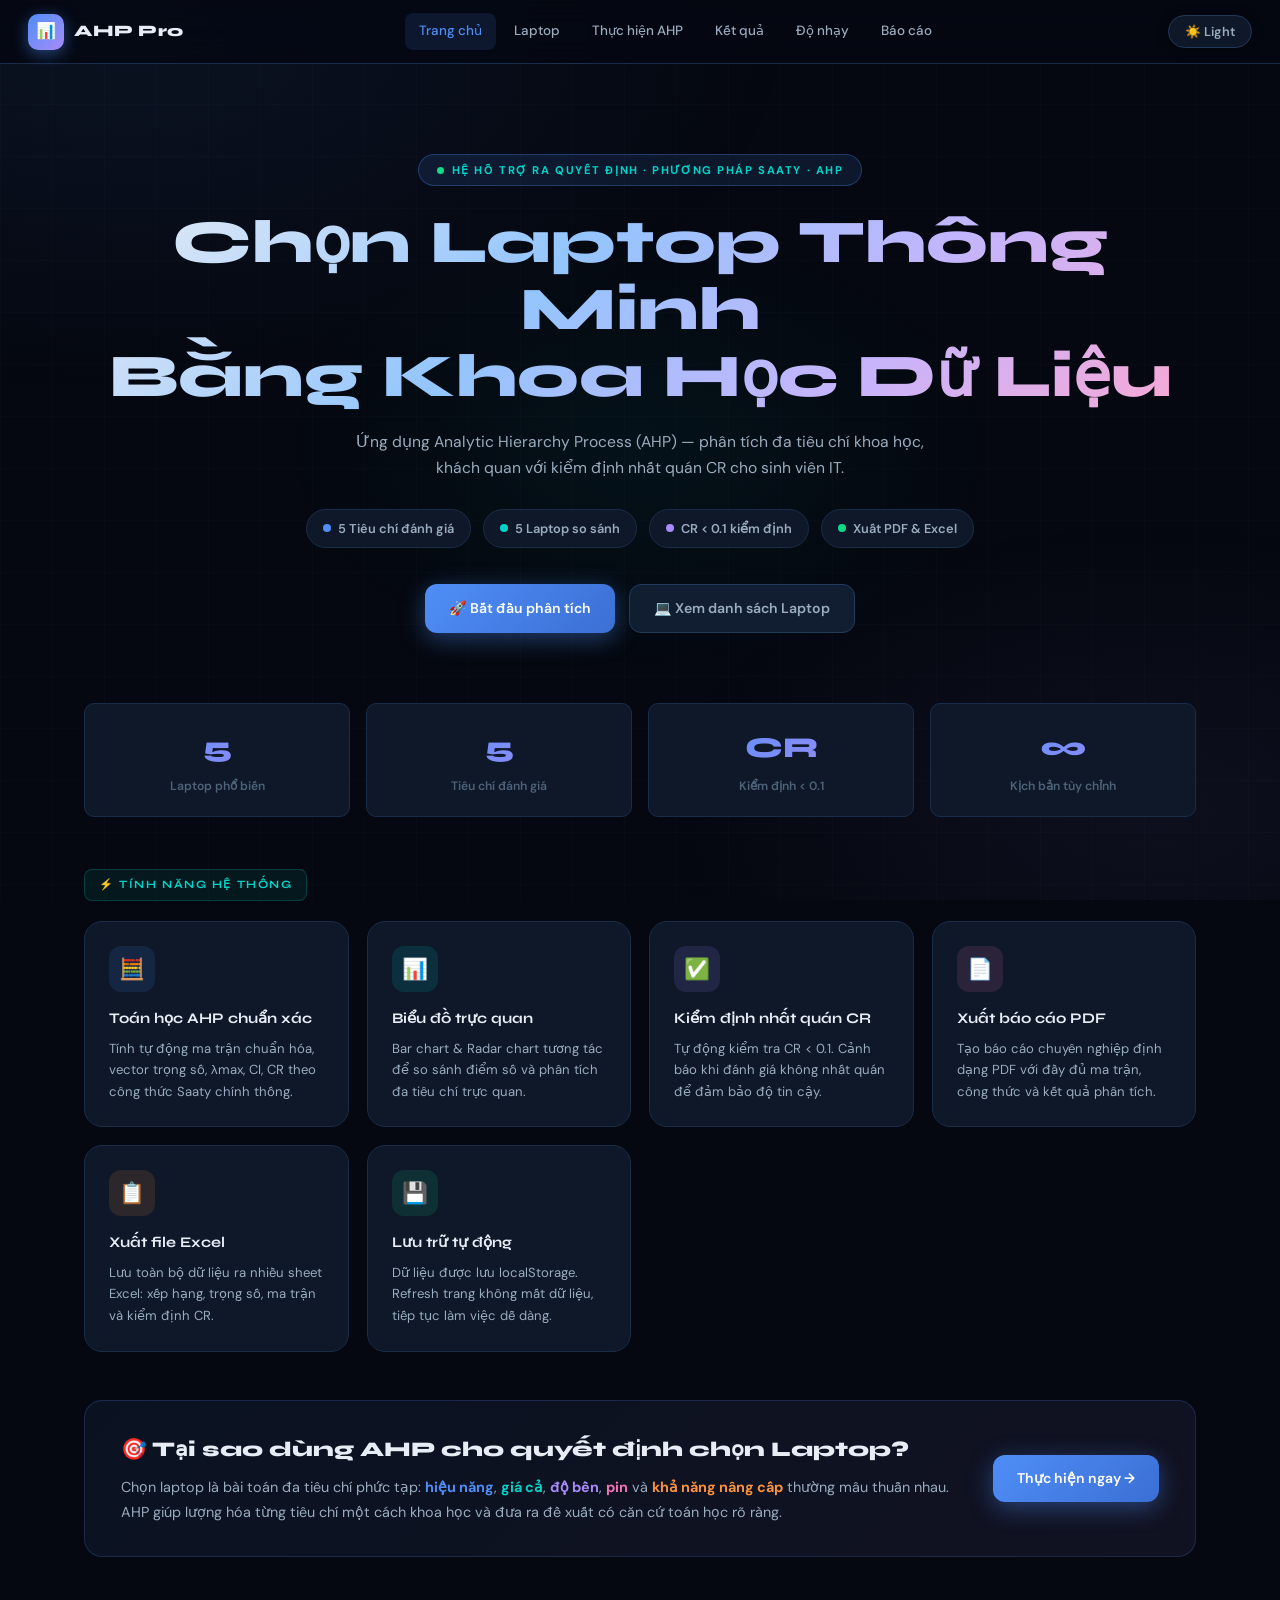
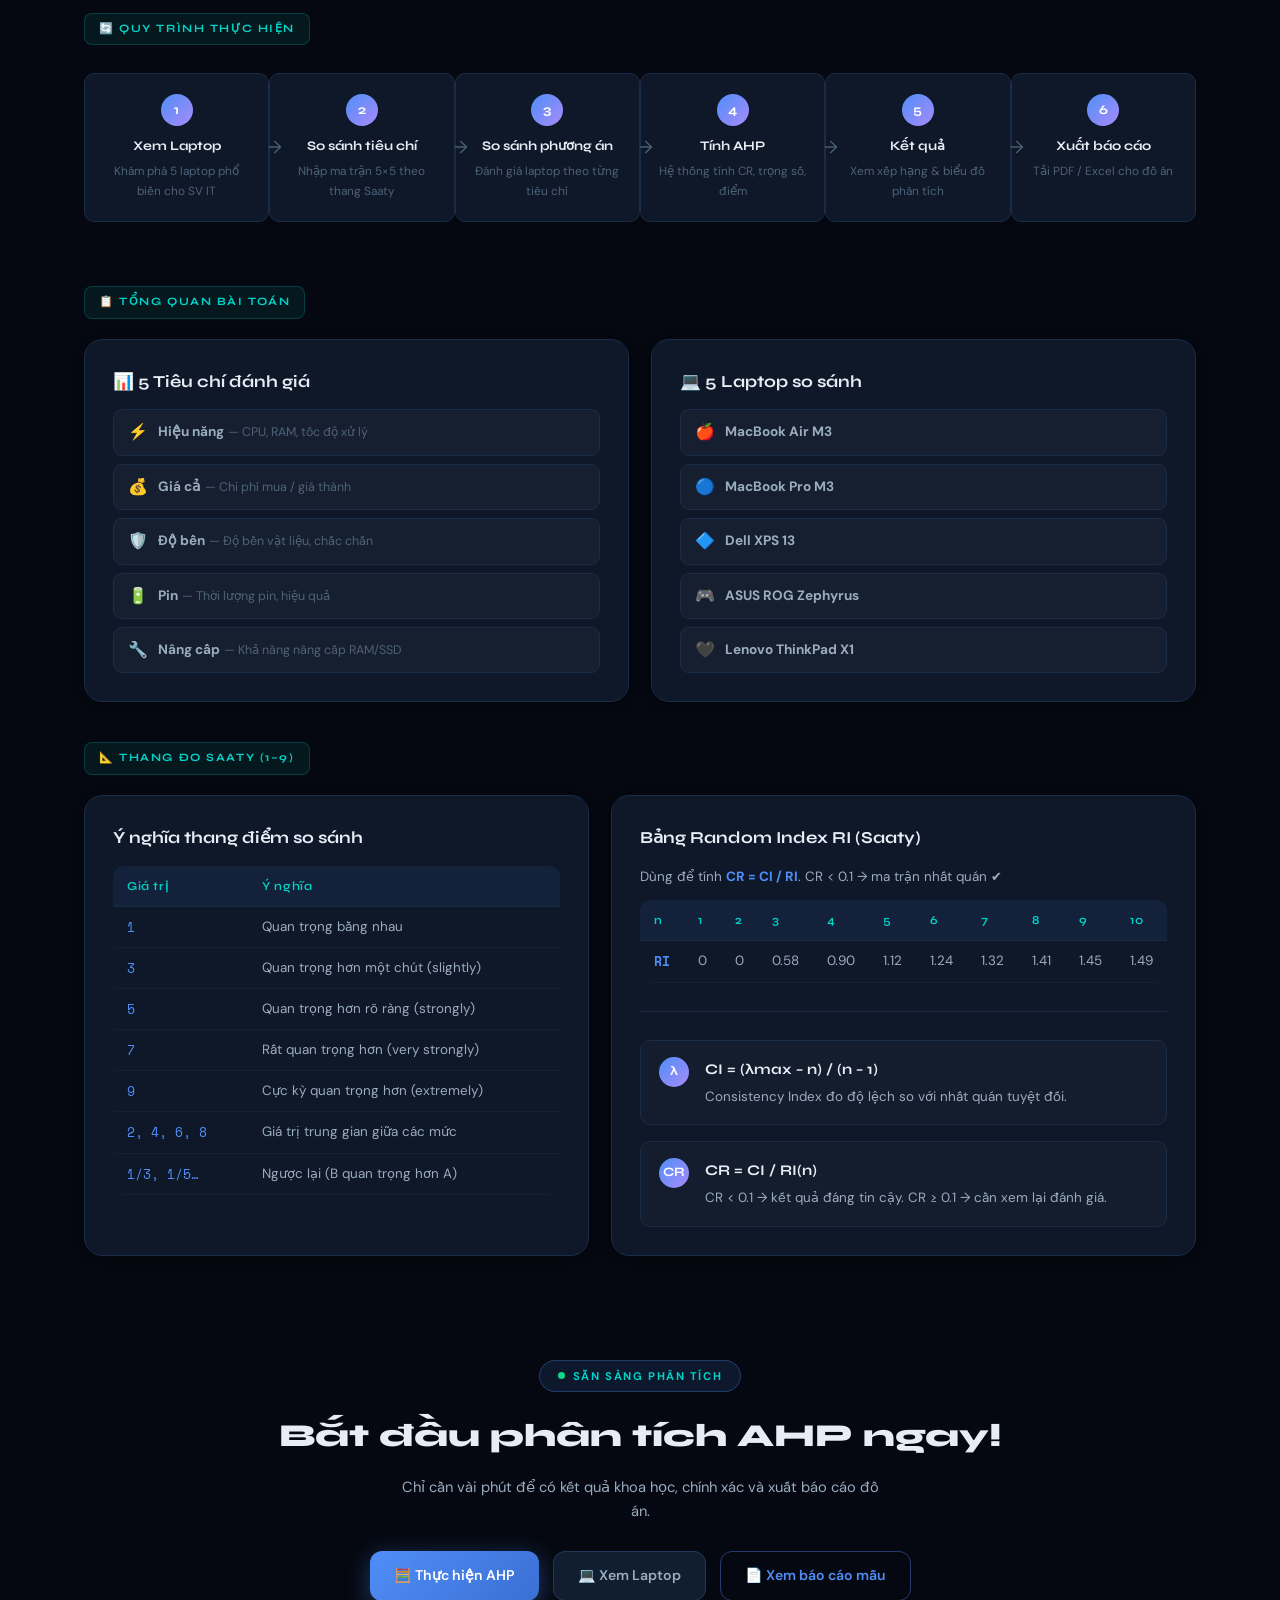
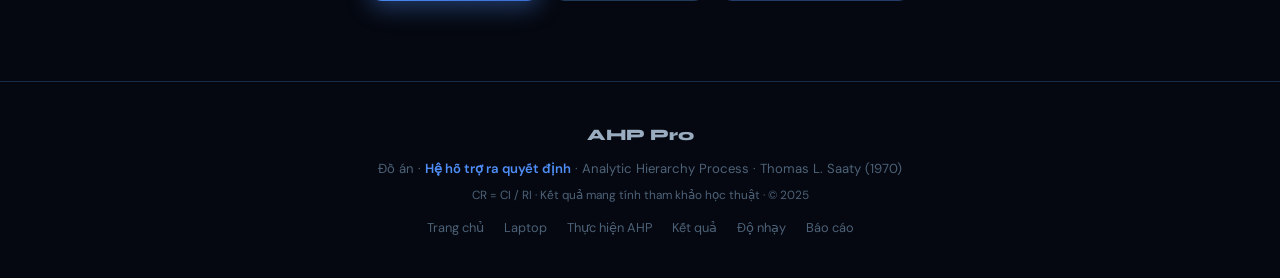
<file: index.html>
<!DOCTYPE html>
<html lang="vi" data-theme="dark">
<head>
  <meta charset="UTF-8" />
  <meta name="viewport" content="width=device-width, initial-scale=1.0" />
  <title>AHP Pro – Hệ thống chọn Laptop cho Sinh Viên IT</title>
  <link rel="preconnect" href="https://fonts.googleapis.com" />
  <link rel="preconnect" href="https://fonts.gstatic.com" crossorigin />
  <link href="https://fonts.googleapis.com/css2?family=Syne:wght@400;500;600;700;800&family=Space+Mono:ital,wght@0,400;0,700;1,400&family=DM+Sans:ital,wght@0,300;0,400;0,500;0,600;0,700;1,400&display=swap" rel="stylesheet" />
  <link rel="stylesheet" href="style.css" />
  <style>
    /* ── Extra styles chỉ cho trang chủ ── */
    .hero-home { padding: 90px 0 70px; }

    .tech-badge-row {
      display: flex; justify-content: center; gap: 12px; flex-wrap: wrap;
      margin-bottom: 48px;
    }
    .tech-badge {
      display: inline-flex; align-items: center; gap: 7px;
      padding: 7px 16px; border-radius: 100px;
      border: 1px solid var(--border);
      background: var(--card);
      font-size: .78rem; font-weight: 600; color: var(--text2);
      transition: all .25s;
    }
    .tech-badge:hover { border-color: var(--border2); transform: translateY(-2px); }

    /* Scroll reveal */
    .reveal {
      opacity: 0; transform: translateY(28px);
      transition: opacity .65s ease, transform .65s ease;
    }
    .reveal.visible { opacity: 1; transform: translateY(0); }

    /* Feature highlight strip */
    .highlight-strip {
      background: linear-gradient(135deg, rgba(79,142,247,.08), rgba(167,139,250,.08));
      border: 1px solid rgba(79,142,247,.2);
      border-radius: var(--radius); padding: 32px 36px;
      display: flex; align-items: center; gap: 32px;
      flex-wrap: wrap;
      margin-bottom: 56px;
    }
    .hs-text { flex: 1; min-width: 220px; }
    .hs-text h2 { font-family: 'Syne', sans-serif; font-size: 1.3rem; font-weight: 800; margin-bottom: 8px; }
    .hs-text p { color: var(--text2); font-size: .9rem; line-height: 1.7; }

    /* CTA Banner */
    .cta-banner {
      text-align: center; padding: 64px 0 0;
    }
    .cta-banner h2 { font-family:'Syne',sans-serif; font-size: clamp(1.4rem,3vw,2rem); font-weight:800; margin-bottom:12px; }
    .cta-banner p { color: var(--text2); font-size:.92rem; margin-bottom:28px; max-width:480px; margin-left:auto; margin-right:auto; }

    /* Animated counter */
    .counter-grid {
      display: grid; grid-template-columns: repeat(4,1fr);
      gap: 16px; margin-bottom: 52px;
    }
    .counter-card {
      background: var(--card); border: 1px solid var(--border);
      border-radius: var(--radius-sm); padding: 20px;
      text-align: center;
    }
    .counter-val {
      font-family: 'Syne', sans-serif; font-size: 1.8rem; font-weight: 800;
      background: linear-gradient(135deg, var(--accent), var(--accent3));
      -webkit-background-clip: text; -webkit-text-fill-color: transparent;
      background-clip: text;
    }
    .counter-label { font-size: .76rem; color: var(--muted); margin-top: 4px; font-weight: 600; }
    @media (max-width: 600px) { .counter-grid { grid-template-columns: repeat(2,1fr); } }
  </style>
</head>
<body class="page-enter">

<!-- LOADING -->
<div id="loadingOverlay">
  <div class="spinner"></div>
  <div class="loading-text">Đang khởi động AHP Pro<span class="loading-dots"></span></div>
</div>

<!-- ── NAV ── -->
<nav class="topnav">
  <a href="index.html" class="nav-logo">
    <div class="logo-icon">📊</div>
    AHP Pro
  </a>
  <div class="nav-links" id="navLinks">
    <a href="index.html"    class="nav-link active">Trang chủ</a>
    <a href="products.html" class="nav-link">Laptop</a>
    <a href="ahp.html"      class="nav-link">Thực hiện AHP</a>
    <a href="result.html"   class="nav-link">Kết quả</a>
    <a href="sensitivity.html" class="nav-link">Độ nhạy</a>
    <a href="report.html"   class="nav-link">Báo cáo</a>
  </div>
  <div class="nav-right">
    <button id="themeToggle">☀️ Light</button>
    <button class="nav-menu-btn" id="menuBtn" aria-label="Menu">
      <span></span><span></span><span></span>
    </button>
  </div>
</nav>

<!-- ── HERO ── -->
<header class="hero hero-home">
  <div class="container">
    <div class="hero-badge">
      <div class="hero-pulse"></div>
      Hệ hỗ trợ ra quyết định · Phương pháp Saaty · AHP
    </div>
    <h1>Chọn Laptop Thông Minh<br>Bằng Khoa Học Dữ Liệu</h1>
    <p class="subtitle">
      Ứng dụng Analytic Hierarchy Process (AHP) — phân tích đa tiêu chí khoa học,
      khách quan với kiểm định nhất quán CR cho sinh viên IT.
    </p>
    <div class="hero-stats">
      <div class="stat-chip"><div class="dot" style="background:var(--accent)"></div>5 Tiêu chí đánh giá</div>
      <div class="stat-chip"><div class="dot" style="background:var(--accent2)"></div>5 Laptop so sánh</div>
      <div class="stat-chip"><div class="dot" style="background:var(--accent3)"></div>CR &lt; 0.1 kiểm định</div>
      <div class="stat-chip"><div class="dot" style="background:var(--success)"></div>Xuất PDF &amp; Excel</div>
    </div>
    <div class="hero-cta">
      <a href="ahp.html"      class="btn btn-primary">🚀 Bắt đầu phân tích</a>
      <a href="products.html" class="btn btn-secondary">💻 Xem danh sách Laptop</a>
    </div>
  </div>
</header>

<!-- ── MAIN ── -->
<main class="container">

  <!-- COUNTER STATS -->
  <div class="counter-grid reveal">
    <div class="counter-card">
      <div class="counter-val">5</div>
      <div class="counter-label">Laptop phổ biến</div>
    </div>
    <div class="counter-card">
      <div class="counter-val">5</div>
      <div class="counter-label">Tiêu chí đánh giá</div>
    </div>
    <div class="counter-card">
      <div class="counter-val">CR</div>
      <div class="counter-label">Kiểm định &lt; 0.1</div>
    </div>
    <div class="counter-card">
      <div class="counter-val">∞</div>
      <div class="counter-label">Kịch bản tùy chỉnh</div>
    </div>
  </div>

  <!-- FEATURES -->
  <section class="reveal">
    <div class="section-label">⚡ Tính năng hệ thống</div>
    <div class="feature-grid">
      <div class="feature-card anim-delay-1">
        <div class="feature-icon fi-blue">🧮</div>
        <h3>Toán học AHP chuẩn xác</h3>
        <p>Tính tự động ma trận chuẩn hóa, vector trọng số, λmax, CI, CR theo công thức Saaty chính thống.</p>
      </div>
      <div class="feature-card anim-delay-2">
        <div class="feature-icon fi-teal">📊</div>
        <h3>Biểu đồ trực quan</h3>
        <p>Bar chart & Radar chart tương tác để so sánh điểm số và phân tích đa tiêu chí trực quan.</p>
      </div>
      <div class="feature-card anim-delay-3">
        <div class="feature-icon fi-purple">✅</div>
        <h3>Kiểm định nhất quán CR</h3>
        <p>Tự động kiểm tra CR &lt; 0.1. Cảnh báo khi đánh giá không nhất quán để đảm bảo độ tin cậy.</p>
      </div>
      <div class="feature-card anim-delay-1">
        <div class="feature-icon fi-pink">📄</div>
        <h3>Xuất báo cáo PDF</h3>
        <p>Tạo báo cáo chuyên nghiệp định dạng PDF với đầy đủ ma trận, công thức và kết quả phân tích.</p>
      </div>
      <div class="feature-card anim-delay-2">
        <div class="feature-icon fi-orange">📋</div>
        <h3>Xuất file Excel</h3>
        <p>Lưu toàn bộ dữ liệu ra nhiều sheet Excel: xếp hạng, trọng số, ma trận và kiểm định CR.</p>
      </div>
      <div class="feature-card anim-delay-3">
        <div class="feature-icon fi-green">💾</div>
        <h3>Lưu trữ tự động</h3>
        <p>Dữ liệu được lưu localStorage. Refresh trang không mất dữ liệu, tiếp tục làm việc dễ dàng.</p>
      </div>
    </div>
  </section>

  <!-- HIGHLIGHT STRIP -->
  <div class="highlight-strip reveal">
    <div class="hs-text">
      <h2>🎯 Tại sao dùng AHP cho quyết định chọn Laptop?</h2>
      <p>
        Chọn laptop là bài toán đa tiêu chí phức tạp: <strong style="color:var(--accent)">hiệu năng</strong>,
        <strong style="color:var(--accent2)">giá cả</strong>,
        <strong style="color:var(--accent3)">độ bền</strong>,
        <strong style="color:var(--accent4)">pin</strong> và
        <strong style="color:var(--accent5)">khả năng nâng cấp</strong> thường mâu thuẫn nhau.
        AHP giúp lượng hóa từng tiêu chí một cách khoa học và đưa ra đề xuất có căn cứ toán học rõ ràng.
      </p>
    </div>
    <a href="ahp.html" class="btn btn-primary" style="flex-shrink:0">
      Thực hiện ngay →
    </a>
  </div>

  <!-- PROCESS FLOW -->
  <section class="reveal">
    <div class="section-label">🔄 Quy trình thực hiện</div>
    <div class="process-flow">
      <div class="process-step">
        <div class="process-num">1</div>
        <h4>Xem Laptop</h4>
        <p>Khám phá 5 laptop phổ biến cho SV IT</p>
      </div>
      <div class="process-step">
        <div class="process-num">2</div>
        <h4>So sánh tiêu chí</h4>
        <p>Nhập ma trận 5×5 theo thang Saaty</p>
      </div>
      <div class="process-step">
        <div class="process-num">3</div>
        <h4>So sánh phương án</h4>
        <p>Đánh giá laptop theo từng tiêu chí</p>
      </div>
      <div class="process-step">
        <div class="process-num">4</div>
        <h4>Tính AHP</h4>
        <p>Hệ thống tính CR, trọng số, điểm</p>
      </div>
      <div class="process-step">
        <div class="process-num">5</div>
        <h4>Kết quả</h4>
        <p>Xem xếp hạng & biểu đồ phân tích</p>
      </div>
      <div class="process-step">
        <div class="process-num">6</div>
        <h4>Xuất báo cáo</h4>
        <p>Tải PDF / Excel cho đồ án</p>
      </div>
    </div>
  </section>

  <!-- CRITERIA & LAPTOPS OVERVIEW -->
  <section class="reveal">
    <div class="section-label">📋 Tổng quan bài toán</div>
    <div class="grid-2">
      <div class="card">
        <h2 style="margin-bottom:14px">📊 5 Tiêu chí đánh giá</h2>
        <div class="tag-list" id="criteriaList"></div>
      </div>
      <div class="card">
        <h2 style="margin-bottom:14px">💻 5 Laptop so sánh</h2>
        <div class="tag-list" id="laptopList"></div>
      </div>
    </div>
  </section>

  <!-- SAATY SCALE QUICK REF -->
  <section class="reveal">
    <div class="section-label">📐 Thang đo Saaty (1–9)</div>
    <div class="grid-2">
      <div class="card">
        <h2 style="margin-bottom:14px">Ý nghĩa thang điểm so sánh</h2>
        <div class="matrix-wrapper">
          <table class="scale-table">
            <thead><tr><th>Giá trị</th><th>Ý nghĩa</th></tr></thead>
            <tbody>
              <tr><td>1</td>        <td>Quan trọng bằng nhau</td></tr>
              <tr><td>3</td>        <td>Quan trọng hơn một chút (slightly)</td></tr>
              <tr><td>5</td>        <td>Quan trọng hơn rõ ràng (strongly)</td></tr>
              <tr><td>7</td>        <td>Rất quan trọng hơn (very strongly)</td></tr>
              <tr><td>9</td>        <td>Cực kỳ quan trọng hơn (extremely)</td></tr>
              <tr><td>2, 4, 6, 8</td><td>Giá trị trung gian giữa các mức</td></tr>
              <tr><td>1/3, 1/5…</td><td>Ngược lại (B quan trọng hơn A)</td></tr>
            </tbody>
          </table>
        </div>
      </div>
      <div class="card">
        <h2 style="margin-bottom:14px">Bảng Random Index RI (Saaty)</h2>
        <p style="color:var(--text2);font-size:.84rem;margin-bottom:12px">
          Dùng để tính <strong style="color:var(--accent)">CR = CI / RI</strong>.
          CR &lt; 0.1 → ma trận nhất quán ✔
        </p>
        <div class="matrix-wrapper">
          <table class="ri-table">
            <thead>
              <tr>
                <th>n</th><th>1</th><th>2</th><th>3</th><th>4</th><th>5</th>
                <th>6</th><th>7</th><th>8</th><th>9</th><th>10</th>
              </tr>
            </thead>
            <tbody>
              <tr>
                <td style="color:var(--accent);font-weight:700">RI</td>
                <td>0</td><td>0</td><td>0.58</td><td>0.90</td><td>1.12</td>
                <td>1.24</td><td>1.32</td><td>1.41</td><td>1.45</td><td>1.49</td>
              </tr>
            </tbody>
          </table>
        </div>
        <div class="divider"></div>
        <div class="math-steps">
          <div class="math-step">
            <div class="math-num">λ</div>
            <div class="math-body">
              <h4>CI = (λmax − n) / (n − 1)</h4>
              <p>Consistency Index đo độ lệch so với nhất quán tuyệt đối.</p>
            </div>
          </div>
          <div class="math-step">
            <div class="math-num">CR</div>
            <div class="math-body">
              <h4>CR = CI / RI(n)</h4>
              <p>CR &lt; 0.1 → kết quả đáng tin cậy. CR ≥ 0.1 → cần xem lại đánh giá.</p>
            </div>
          </div>
        </div>
      </div>
    </div>
  </section>

  <!-- CTA BANNER -->
  <div class="cta-banner reveal">
    <div class="hero-badge" style="margin-bottom:18px">
      <div class="hero-pulse"></div>
      Sẵn sàng phân tích
    </div>
    <h2>Bắt đầu phân tích AHP ngay!</h2>
    <p>Chỉ cần vài phút để có kết quả khoa học, chính xác và xuất báo cáo đồ án.</p>
    <div class="hero-cta">
      <a href="ahp.html"      class="btn btn-primary">🧮 Thực hiện AHP</a>
      <a href="products.html" class="btn btn-secondary">💻 Xem Laptop</a>
      <a href="report.html"   class="btn btn-ghost">📄 Xem báo cáo mẫu</a>
    </div>
  </div>

</main>

<!-- FOOTER -->
<footer>
  <div class="footer-logo">AHP Pro</div>
  <p>Đồ án · <span>Hệ hỗ trợ ra quyết định</span> · Analytic Hierarchy Process · Thomas L. Saaty (1970)</p>
  <p style="margin-top:6px;font-size:.74rem;color:var(--muted)">
    CR = CI / RI · Kết quả mang tính tham khảo học thuật · © 2025
  </p>
  <div class="footer-links">
    <a href="index.html">Trang chủ</a>
    <a href="products.html">Laptop</a>
    <a href="ahp.html">Thực hiện AHP</a>
    <a href="result.html">Kết quả</a>
    <a href="sensitivity.html">Độ nhạy</a>
    <a href="report.html">Báo cáo</a>
  </div>
</footer>

<script src="script.js"></script>
<script>
  /* ── Scroll reveal ── */
  const revealEls = document.querySelectorAll('.reveal');
  const io = new IntersectionObserver((entries) => {
    entries.forEach(e => { if (e.isIntersecting) { e.target.classList.add('visible'); io.unobserve(e.target); } });
  }, { threshold: 0.12 });
  revealEls.forEach(el => io.observe(el));

  /* ── Render criteria & laptop lists ── */
  document.addEventListener('DOMContentLoaded', () => {
    document.getElementById('criteriaList').innerHTML = CRITERIA.map((c,i) =>
      `<div class="tag">
        <span class="tag-icon">${CRITERIA_ICONS[i]}</span>
        <div>
          <strong>${c}</strong>
          <span style="color:var(--muted);font-size:.78rem"> — ${CRITERIA_DESC[i]}</span>
        </div>
      </div>`
    ).join('');
    document.getElementById('laptopList').innerHTML = LAPTOPS.map((l,i) =>
      `<div class="tag">
        <span class="tag-icon">${LAPTOP_ICONS[i]}</span>
        <strong>${l}</strong>
      </div>`
    ).join('');
  });
</script>
</body>
</html>
</file>
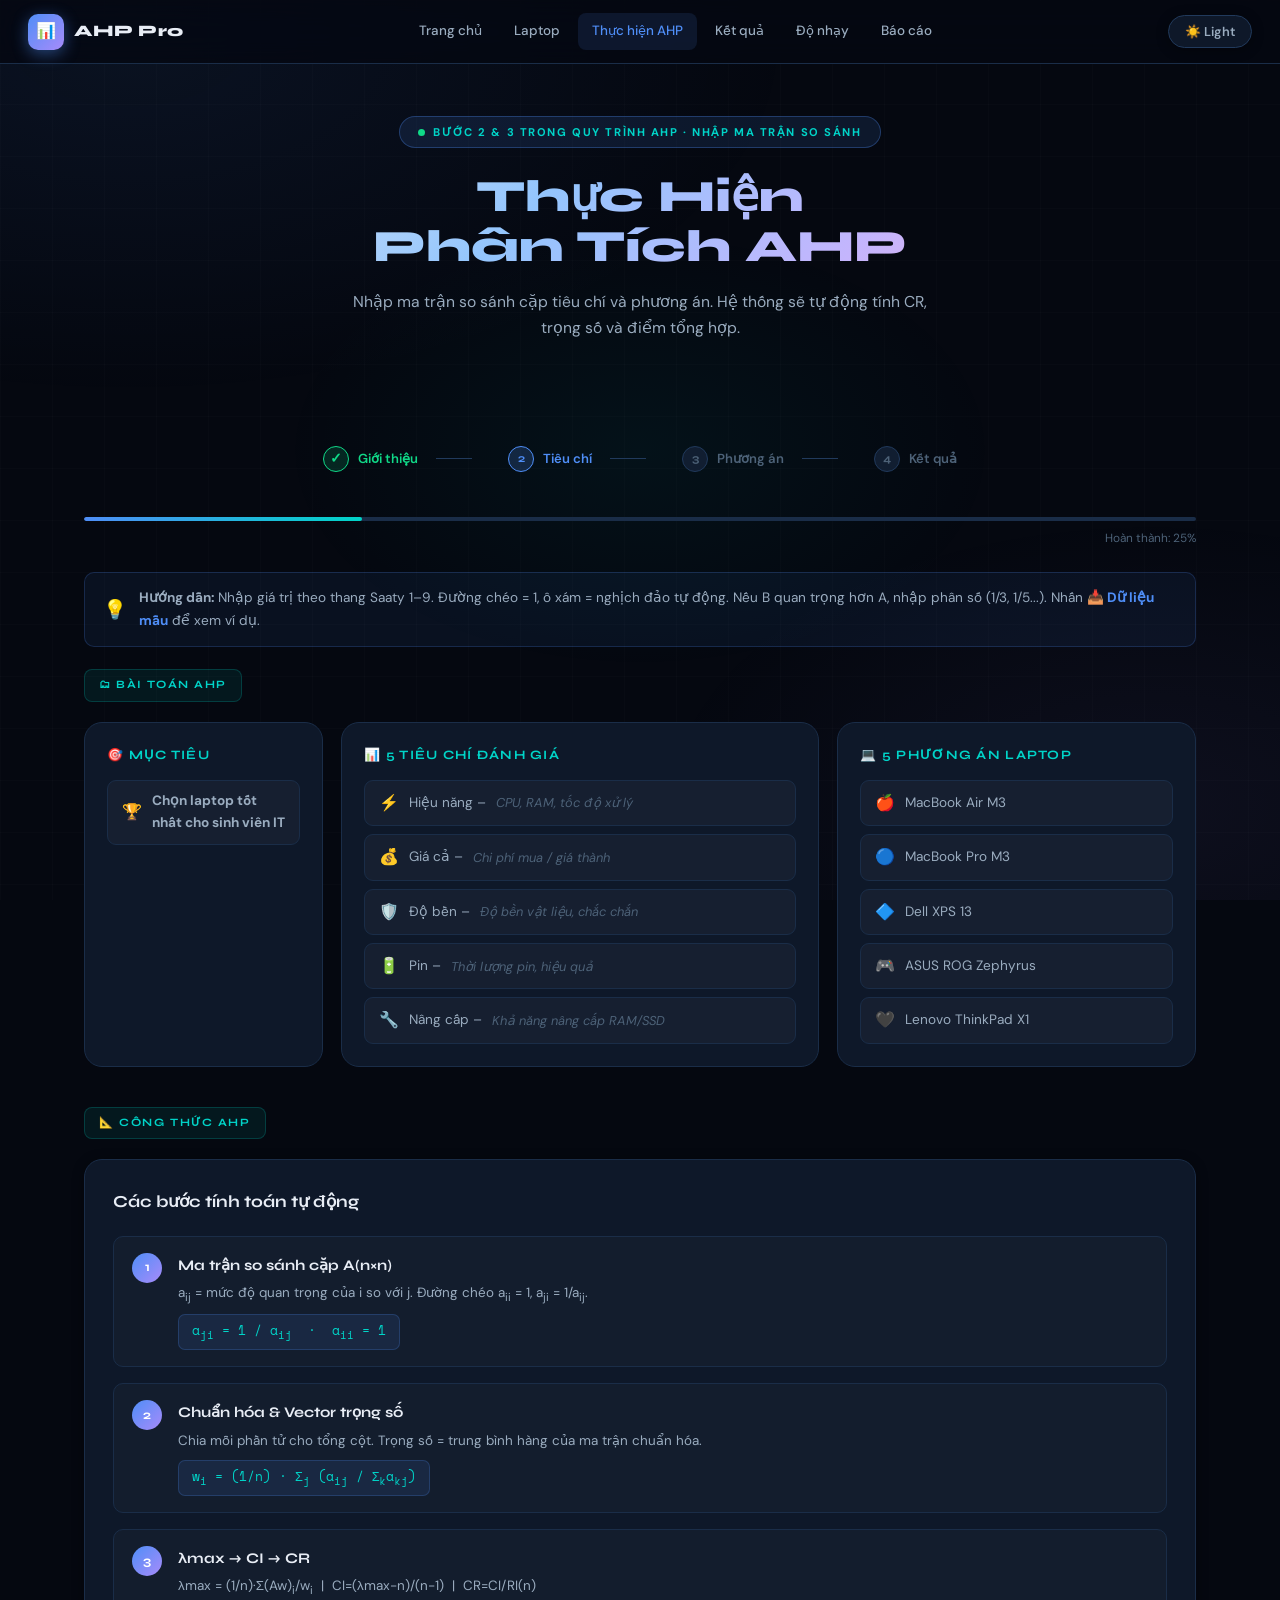
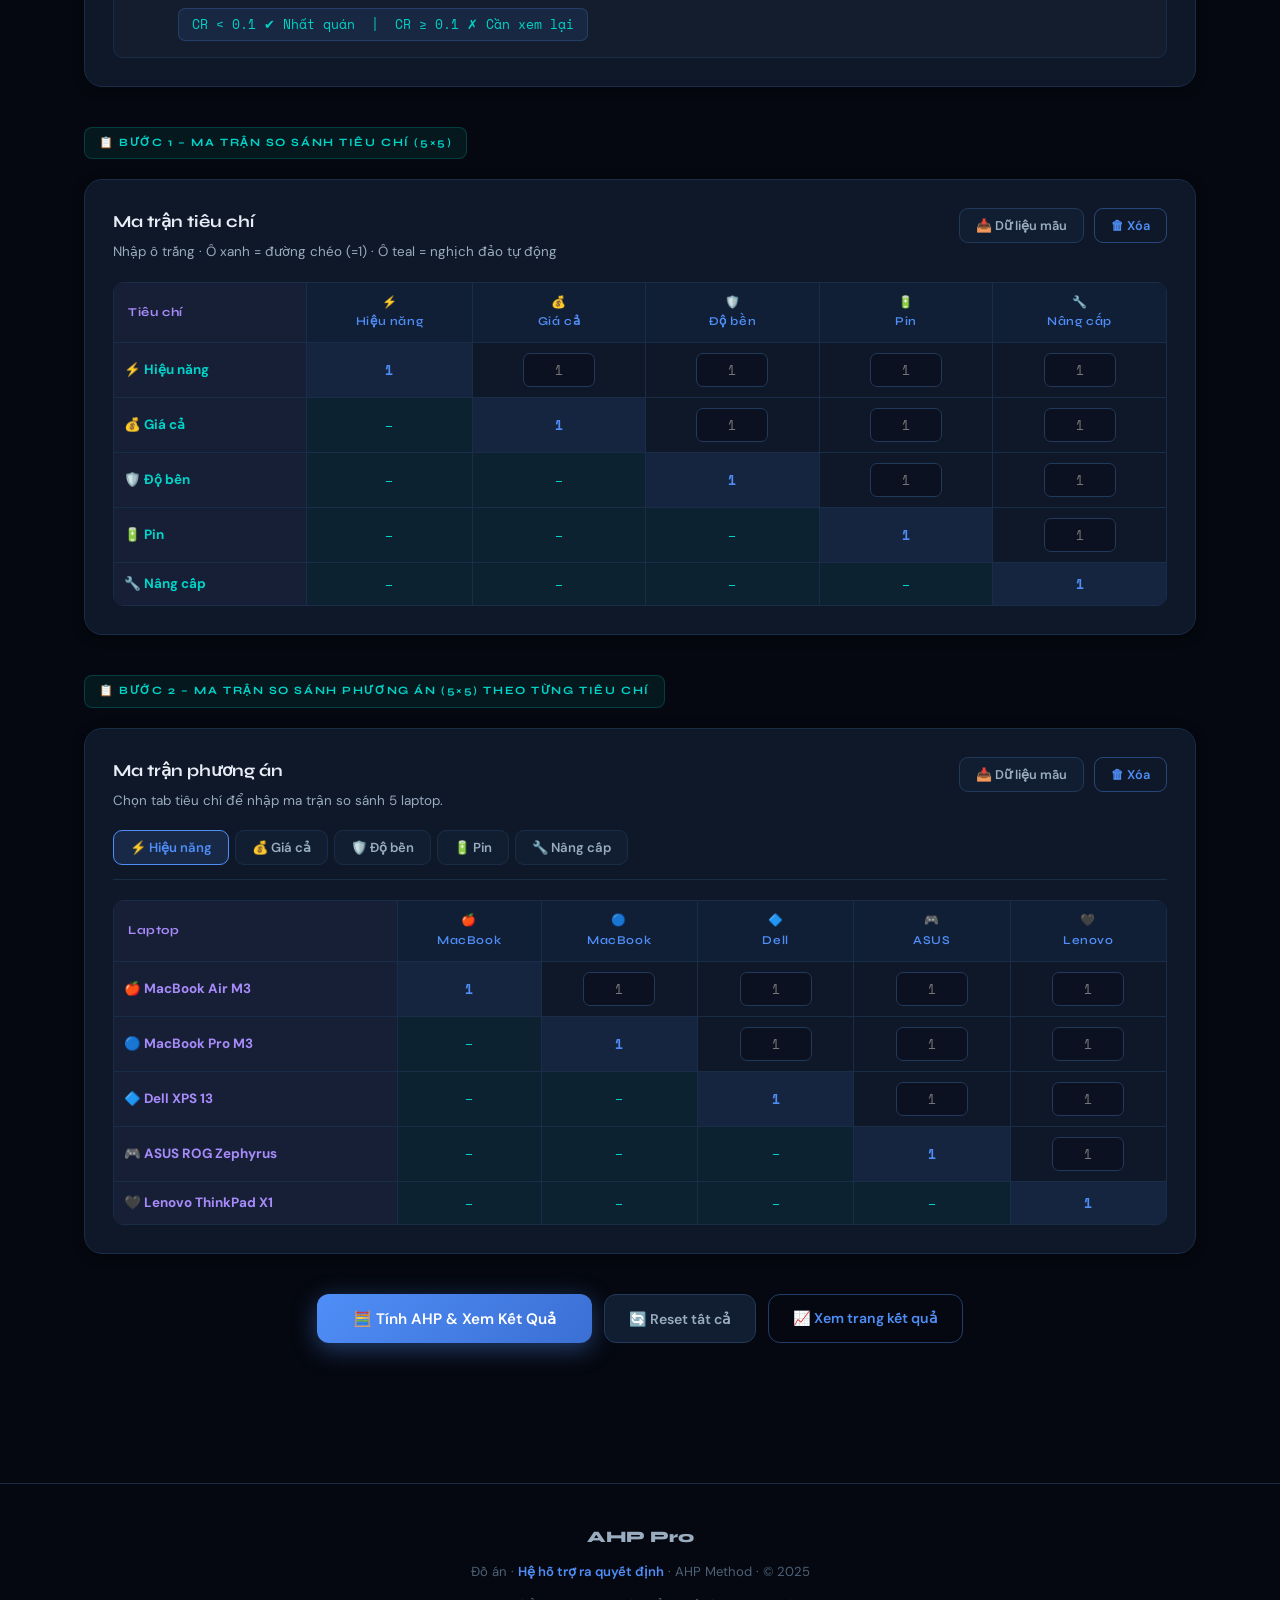
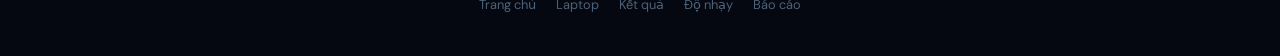
<file: ahp.html>
<!DOCTYPE html>
<html lang="vi" data-theme="dark">
<head>
  <meta charset="UTF-8" />
  <meta name="viewport" content="width=device-width, initial-scale=1.0" />
  <title>Thực hiện AHP – AHP Pro</title>
  <link rel="preconnect" href="https://fonts.googleapis.com" />
  <link rel="preconnect" href="https://fonts.gstatic.com" crossorigin />
  <link href="https://fonts.googleapis.com/css2?family=Syne:wght@400;500;600;700;800&family=Space+Mono:wght@400;700&family=DM+Sans:wght@300;400;500;600;700&display=swap" rel="stylesheet" />
  <link rel="stylesheet" href="style.css" />
  <style>
    .info-banner {
      background: rgba(79,142,247,.07);
      border: 1px solid rgba(79,142,247,.2);
      border-radius: var(--radius-sm);
      padding: 14px 18px;
      display: flex; align-items: center; gap: 12px;
      margin-bottom: 22px;
      font-size: .85rem; color: var(--text2);
    }
    .info-banner .ib-icon { font-size: 1.2rem; flex-shrink: 0; }

    .progress-track {
      height: 4px; background: var(--border);
      border-radius: 2px; margin-bottom: 8px;
      overflow: hidden;
    }
    .progress-fill {
      height: 100%; background: linear-gradient(90deg, var(--accent), var(--accent2));
      border-radius: 2px;
      transition: width .5s cubic-bezier(.22,1,.36,1);
    }
    .progress-label {
      font-size: .74rem; color: var(--muted);
      text-align: right; margin-bottom: 24px;
    }
  </style>
</head>
<body class="page-enter">

<div id="loadingOverlay">
  <div class="spinner"></div>
  <div class="loading-text">Đang tính toán AHP<span class="loading-dots"></span></div>
</div>

<!-- NAV -->
<nav class="topnav">
  <a href="index.html" class="nav-logo">
    <div class="logo-icon">📊</div>
    AHP Pro
  </a>
  <div class="nav-links" id="navLinks">
    <a href="index.html"    class="nav-link">Trang chủ</a>
    <a href="products.html" class="nav-link">Laptop</a>
    <a href="ahp.html"      class="nav-link active">Thực hiện AHP</a>
    <a href="result.html"   class="nav-link">Kết quả</a>
    <a href="sensitivity.html" class="nav-link">Độ nhạy</a>
    <a href="report.html"   class="nav-link">Báo cáo</a>
  </div>
  <div class="nav-right">
    <button id="themeToggle">☀️ Light</button>
    <button class="nav-menu-btn" id="menuBtn" aria-label="Menu">
      <span></span><span></span><span></span>
    </button>
  </div>
</nav>

<!-- HERO -->
<header class="hero" style="padding:52px 0 32px;text-align:center">
  <div class="container">
    <div class="hero-badge">
      <div class="hero-pulse"></div>
      Bước 2 & 3 trong quy trình AHP · Nhập ma trận so sánh
    </div>
    <h1 style="font-size:clamp(1.6rem,4vw,2.8rem)">Thực Hiện<br>Phân Tích AHP</h1>
    <p class="subtitle">Nhập ma trận so sánh cặp tiêu chí và phương án. Hệ thống sẽ tự động
      tính CR, trọng số và điểm tổng hợp.</p>
  </div>
</header>

<div class="container">

  <!-- STEP INDICATOR -->
  <div class="steps">
    <div class="step done" id="st1"><div class="step-num">✓</div>Giới thiệu</div>
    <div class="step active" id="st2"><div class="step-num">2</div>Tiêu chí</div>
    <div class="step" id="st3"><div class="step-num">3</div>Phương án</div>
    <div class="step" id="st4"><div class="step-num">4</div>Kết quả</div>
  </div>

  <!-- PROGRESS -->
  <div class="progress-track"><div class="progress-fill" id="progressFill" style="width:25%"></div></div>
  <div class="progress-label" id="progressLabel">Hoàn thành: 25%</div>

  <!-- INFO BANNER -->
  <div class="info-banner">
    <span class="ib-icon">💡</span>
    <span>
      <strong>Hướng dẫn:</strong> Nhập giá trị theo thang Saaty 1–9. Đường chéo = 1,
      ô xám = nghịch đảo tự động. Nếu B quan trọng hơn A, nhập phân số (1/3, 1/5...).
      Nhấn <strong style="color:var(--accent)">📥 Dữ liệu mẫu</strong> để xem ví dụ.
    </span>
  </div>

  <!-- Laptop count warning (shown when != 5 laptops selected) -->
  <div id="laptopCountWarning" style="display:none;background:rgba(245,158,11,.08);border:1px solid rgba(245,158,11,.35);border-radius:var(--radius-sm);padding:14px 18px;display:none;align-items:center;gap:12px;margin-bottom:22px;font-size:.85rem;color:var(--text2)">
    <span style="font-size:1.3rem;flex-shrink:0">⚠️</span>
    <span>
      <strong style="color:#f59e0b">Đang phân tích với <span id="laptopCountNum">?</span> laptop</strong>
      thay vì 5. Để phân tích đầy đủ 5 laptop, hãy
      <a href="products.html" style="color:var(--accent);font-weight:700">quay lại trang Laptop</a>
      và nhấn <strong>"✅ Chọn tất cả"</strong> rồi bấm "Phân tích AHP".
    </span>
  </div>

  <!-- ── SECTION: THIẾT LẬP BÀI TOÁN ── -->
  <section>
    <div class="section-label">🗂 Bài toán AHP</div>
    <div class="problem-grid">
      <div class="problem-card anim-delay-1">
        <h3>🎯 Mục tiêu</h3>
        <div class="tag-list">
          <div class="tag"><span class="tag-icon">🏆</span><strong>Chọn laptop tốt nhất cho sinh viên IT</strong></div>
        </div>
      </div>
      <div class="problem-card anim-delay-2">
        <h3>📊 5 Tiêu chí đánh giá</h3>
        <div class="tag-list" id="criteriaTagList"></div>
      </div>
      <div class="problem-card anim-delay-3">
        <h3>💻 5 Phương án laptop</h3>
        <div class="tag-list" id="laptopTagList"></div>
      </div>
    </div>
  </section>

  <!-- ── SECTION: GIẢI THÍCH TOÁN HỌC ── -->
  <section>
    <div class="section-label">📐 Công thức AHP</div>
    <div class="card">
      <h2 style="margin-bottom:20px">Các bước tính toán tự động</h2>
      <div class="math-steps">
        <div class="math-step">
          <div class="math-num">1</div>
          <div class="math-body">
            <h4>Ma trận so sánh cặp A(n×n)</h4>
            <p>a<sub>ij</sub> = mức độ quan trọng của i so với j. Đường chéo a<sub>ii</sub> = 1, a<sub>ji</sub> = 1/a<sub>ij</sub>.</p>
            <div class="math-formula">a<sub>ji</sub> = 1 / a<sub>ij</sub> &nbsp;·&nbsp; a<sub>ii</sub> = 1</div>
          </div>
        </div>
        <div class="math-step">
          <div class="math-num">2</div>
          <div class="math-body">
            <h4>Chuẩn hóa &amp; Vector trọng số</h4>
            <p>Chia mỗi phần tử cho tổng cột. Trọng số = trung bình hàng của ma trận chuẩn hóa.</p>
            <div class="math-formula">w<sub>i</sub> = (1/n) · Σ<sub>j</sub> (a<sub>ij</sub> / Σ<sub>k</sub>a<sub>kj</sub>)</div>
          </div>
        </div>
        <div class="math-step">
          <div class="math-num">3</div>
          <div class="math-body">
            <h4>λmax → CI → CR</h4>
            <p>λmax = (1/n)·Σ(Aw)<sub>i</sub>/w<sub>i</sub> &nbsp;|&nbsp; CI=(λmax-n)/(n-1) &nbsp;|&nbsp; CR=CI/RI(n)</p>
            <div class="math-formula">CR &lt; 0.1 ✔ Nhất quán &nbsp;|&nbsp; CR ≥ 0.1 ✗ Cần xem lại</div>
          </div>
        </div>
      </div>
    </div>
  </section>

  <!-- ── SECTION: MA TRẬN TIÊU CHÍ ── -->
  <section>
    <div class="section-label">📋 Bước 1 – Ma trận so sánh tiêu chí (5×5)</div>
    <div class="card">
      <div style="display:flex;justify-content:space-between;align-items:flex-start;flex-wrap:wrap;gap:14px;margin-bottom:18px">
        <div>
          <h2 style="margin-bottom:5px">Ma trận tiêu chí</h2>
          <p style="font-size:.84rem">Nhập ô trắng · Ô xanh = đường chéo (=1) · Ô teal = nghịch đảo tự động</p>
        </div>
        <div style="display:flex;gap:10px;flex-wrap:wrap">
          <button class="btn btn-secondary btn-sm" onclick="loadSampleCriteria()">📥 Dữ liệu mẫu</button>
          <button class="btn btn-ghost btn-sm" onclick="clearCriteria()">🗑 Xóa</button>
        </div>
      </div>
      <div class="matrix-wrapper">
        <table class="matrix" id="criteriaMatrix"></table>
      </div>
      <div id="criteriaCR" class="hidden"></div>
    </div>
  </section>

  <!-- ── SECTION: MA TRẬN PHƯƠNG ÁN ── -->
  <section>
    <div class="section-label">📋 Bước 2 – Ma trận so sánh phương án (5×5) theo từng tiêu chí</div>
    <div class="card">
      <div style="display:flex;justify-content:space-between;align-items:flex-start;flex-wrap:wrap;gap:14px;margin-bottom:18px">
        <div>
          <h2 style="margin-bottom:5px">Ma trận phương án</h2>
          <p style="font-size:.84rem">Chọn tab tiêu chí để nhập ma trận so sánh 5 laptop.</p>
        </div>
        <div style="display:flex;gap:10px;flex-wrap:wrap">
          <button class="btn btn-secondary btn-sm" onclick="loadSampleAlternatives()">📥 Dữ liệu mẫu</button>
          <button class="btn btn-ghost btn-sm" onclick="clearAlternatives()">🗑 Xóa</button>
        </div>
      </div>
      <div class="tabs"   id="altTabs"></div>
      <div id="altPanels"></div>
    </div>
  </section>

  <!-- ACTION BUTTONS -->
  <div class="btn-row" style="justify-content:center">
    <button class="btn btn-primary" style="padding:14px 36px;font-size:.95rem" onclick="calculate()">
      🧮 Tính AHP &amp; Xem Kết Quả
    </button>
    <button class="btn btn-secondary" onclick="resetAll()">🔄 Reset tất cả</button>
    <a href="result.html" class="btn btn-ghost">📈 Xem trang kết quả</a>
  </div>

  <div style="height:60px"></div>

</div><!-- /container -->

<footer>
  <div class="footer-logo">AHP Pro</div>
  <p>Đồ án · <span>Hệ hỗ trợ ra quyết định</span> · AHP Method · © 2025</p>
  <div class="footer-links">
    <a href="index.html">Trang chủ</a>
    <a href="products.html">Laptop</a>
    <a href="result.html">Kết quả</a>
    <a href="sensitivity.html">Độ nhạy</a>
    <a href="report.html">Báo cáo</a>
  </div>
</footer>

<script src="script.js"></script>
<script>
/* ── Render tag lists ── */
document.addEventListener('DOMContentLoaded', () => {
  renderTagLists();
  buildCriteriaMatrix();
  buildAltTabs();
  restoreFromStorage();
  updateProgress();

  // Show warning if not exactly 5 laptops
  const warn = document.getElementById('laptopCountWarning');
  const num  = document.getElementById('laptopCountNum');
  if (warn && N_A !== 5) {
    warn.style.display = 'flex';
    if (num) num.textContent = N_A;
  }

  // Tự động điền dữ liệu mẫu nếu vừa chuyển từ trang Laptop
  if (localStorage.getItem('ahp_autoload') === '1') {
    localStorage.removeItem('ahp_autoload');
    // Dùng setTimeout nhỏ để DOM matrix render xong hẳn
    setTimeout(() => {
      loadSampleCriteria();
      loadSampleAlternatives();
      updateProgress();

      // Hiện toast thông báo
      const toast = document.createElement('div');
      toast.textContent = '✅ Đã tự động điền dữ liệu mẫu vào ma trận!';
      toast.style.cssText = `
        position:fixed;bottom:32px;left:50%;transform:translateX(-50%) translateY(20px);
        background:var(--accent);color:#fff;padding:12px 24px;border-radius:12px;
        font-weight:700;font-size:.88rem;z-index:9999;
        box-shadow:0 6px 24px rgba(79,142,247,.4);
        opacity:0;transition:all .4s cubic-bezier(.22,1,.36,1);pointer-events:none;
      `;
      document.body.appendChild(toast);
      requestAnimationFrame(() => {
        toast.style.opacity = '1';
        toast.style.transform = 'translateX(-50%) translateY(0)';
      });
      setTimeout(() => {
        toast.style.opacity = '0';
        toast.style.transform = 'translateX(-50%) translateY(20px)';
        setTimeout(() => toast.remove(), 400);
      }, 3000);
    }, 150);
  }
});

/* ── Cập nhật thanh tiến trình dựa trên số ô đã điền ── */
function updateProgress() {
  const total = (N_C*(N_C-1)/2) + N_C*(N_A*(N_A-1)/2);
  let filled = 0;
  for (let r=0; r<N_C; r++)
    for (let c=r+1; c<N_C; c++)
      if (document.getElementById(`cm_${r}_${c}`)?.value.trim()) filled++;
  for (let ci=0; ci<N_C; ci++)
    for (let r=0; r<N_A; r++)
      for (let c=r+1; c<N_A; c++)
        if (document.getElementById(`am_${ci}_${r}_${c}`)?.value.trim()) filled++;

  const pct = Math.min(100, Math.round(25 + (filled/total)*75));
  document.getElementById('progressFill').style.width = pct + '%';
  document.getElementById('progressLabel').textContent = `Hoàn thành: ${pct}%`;
  if (pct >= 100) {
    document.getElementById('st2').classList.remove('active');
    document.getElementById('st2').classList.add('done');
    document.getElementById('st2').querySelector('.step-num').textContent = '✓';
    document.getElementById('st3').classList.remove('active');
    document.getElementById('st3').classList.add('done');
    document.getElementById('st3').querySelector('.step-num').textContent = '✓';
    document.getElementById('st4').classList.add('active');
  }
}

/* Hook vào mọi input để cập nhật progress */
document.addEventListener('input', (e) => {
  if (e.target.classList.contains('matrix-input')) updateProgress();
});
</script>
</body>
</html>
</file>
<file: style.css>
/* ================================================================
   AHP PRO – GLOBAL STYLESHEET
   Chủ đề: Lựa chọn Laptop cho Sinh Viên IT (AHP Method)
   Thiết kế: Dark/Light Premium · Apple/Stripe aesthetic
   Font: Syne + DM Sans (Google Fonts)
   ================================================================ */

/* ----------------------------------------------------------------
   TOKENS – DARK THEME (DEFAULT)
   ---------------------------------------------------------------- */
:root {
  --bg:          #050810;
  --surface:     #0b1120;
  --card:        #0e1829;
  --card2:       #111e31;
  --card3:       #0a1520;
  --border:      #1a2d48;
  --border2:     #213a5c;
  --accent:      #4f8ef7;
  --accent2:     #00d4c8;
  --accent3:     #a78bfa;
  --accent4:     #f472b6;
  --accent5:     #fb923c;
  --success:     #10d988;
  --danger:      #f05252;
  --warn:        #f59e0b;
  --text:        #e8edf5;
  --text2:       #9aacbf;
  --muted:       #4d6278;
  --radius:      18px;
  --radius-sm:   10px;
  --shadow:      0 8px 40px rgba(0,0,0,.6);
  --shadow2:     0 2px 12px rgba(0,0,0,.4);
  --shadow3:     0 20px 80px rgba(0,0,0,.5);
  --glow-a:      rgba(79,142,247,.08);
  --glow-b:      rgba(167,139,250,.06);
  --glow-c:      rgba(0,212,200,.05);
  --nav-h:       64px;
}

/* LIGHT THEME OVERRIDE */
[data-theme="light"] {
  --bg:          #f0f4fb;
  --surface:     #ffffff;
  --card:        #ffffff;
  --card2:       #f5f8ff;
  --card3:       #eef3fc;
  --border:      #d8e3f0;
  --border2:     #c0d0e4;
  --accent:      #2563eb;
  --accent2:     #0891b2;
  --accent3:     #7c3aed;
  --accent4:     #db2777;
  --accent5:     #ea580c;
  --success:     #059669;
  --danger:      #dc2626;
  --warn:        #d97706;
  --text:        #182035;
  --text2:       #4a5a72;
  --muted:       #7a8fa8;
  --shadow:      0 4px 24px rgba(37,99,235,.1);
  --shadow2:     0 2px 8px rgba(0,0,0,.06);
  --shadow3:     0 12px 48px rgba(37,99,235,.12);
  --glow-a:      rgba(37,99,235,.06);
  --glow-b:      rgba(124,58,237,.04);
  --glow-c:      rgba(8,145,178,.04);
}

/* ----------------------------------------------------------------
   RESET & BASE
   ---------------------------------------------------------------- */
*, *::before, *::after { box-sizing: border-box; margin: 0; padding: 0; }
html { scroll-behavior: smooth; }

body {
  font-family: 'DM Sans', sans-serif;
  background: var(--bg);
  color: var(--text);
  min-height: 100vh;
  line-height: 1.65;
  overflow-x: hidden;
  transition: background .4s ease, color .4s ease;
  padding-top: var(--nav-h);
}

/* Ambient background mesh */
body::before {
  content: '';
  position: fixed; inset: 0;
  background:
    radial-gradient(ellipse 80% 60% at 10%  5%,  var(--glow-a) 0%, transparent 65%),
    radial-gradient(ellipse 60% 50% at 90% 90%, var(--glow-b) 0%, transparent 65%),
    radial-gradient(ellipse 40% 35% at 50% 50%, var(--glow-c) 0%, transparent 70%);
  pointer-events: none; z-index: 0;
  transition: background .4s;
}

/* Grid texture (dark mode only) */
[data-theme="dark"] body::after {
  content: '';
  position: fixed; inset: 0;
  background-image:
    linear-gradient(rgba(255,255,255,.014) 1px, transparent 1px),
    linear-gradient(90deg, rgba(255,255,255,.014) 1px, transparent 1px);
  background-size: 52px 52px;
  pointer-events: none; z-index: 0;
}

a { text-decoration: none; color: inherit; }
img { display: block; }
button { cursor: pointer; font-family: 'DM Sans', sans-serif; }

/* ----------------------------------------------------------------
   LAYOUT CONTAINER
   ---------------------------------------------------------------- */
.container {
  max-width: 1160px;
  margin: 0 auto;
  padding: 0 24px;
  position: relative;
  z-index: 1;
}

/* ----------------------------------------------------------------
   TOP NAVIGATION
   ---------------------------------------------------------------- */
.topnav {
  position: fixed; top: 0; left: 0; right: 0;
  height: var(--nav-h);
  display: flex; align-items: center; justify-content: space-between;
  padding: 0 28px;
  background: rgba(5,8,16,.82);
  backdrop-filter: blur(20px) saturate(180%);
  -webkit-backdrop-filter: blur(20px) saturate(180%);
  border-bottom: 1px solid var(--border);
  z-index: 100;
  transition: background .4s, border-color .4s;
}

[data-theme="light"] .topnav {
  background: rgba(240,244,251,.88);
}

.nav-logo {
  display: flex; align-items: center; gap: 10px;
  font-family: 'Syne', sans-serif;
  font-weight: 800; font-size: 1rem;
  color: var(--text); letter-spacing: .02em;
  text-decoration: none;
}

.logo-icon {
  width: 36px; height: 36px; border-radius: 10px;
  background: linear-gradient(135deg, var(--accent), var(--accent3));
  display: flex; align-items: center; justify-content: center;
  font-size: 1rem;
  box-shadow: 0 4px 16px rgba(79,142,247,.45);
  flex-shrink: 0;
}

.nav-links {
  display: flex; align-items: center; gap: 4px;
}

.nav-link {
  padding: 7px 14px; border-radius: 8px;
  font-size: .84rem; font-weight: 500;
  color: var(--text2);
  transition: color .2s, background .2s;
  white-space: nowrap;
}
.nav-link:hover   { color: var(--text); background: rgba(255,255,255,.06); }
.nav-link.active  { color: var(--accent); background: rgba(79,142,247,.12); }

.nav-right { display: flex; align-items: center; gap: 10px; }

#themeToggle {
  display: inline-flex; align-items: center; gap: 6px;
  padding: 7px 16px; border-radius: 100px;
  border: 1.5px solid var(--border2);
  background: var(--card);
  color: var(--text2);
  font-size: .8rem; font-weight: 600;
  cursor: pointer;
  box-shadow: var(--shadow2);
  transition: all .25s;
}
#themeToggle:hover { border-color: var(--accent); color: var(--accent); transform: translateY(-1px); }

/* Mobile hamburger */
.nav-menu-btn {
  display: none; flex-direction: column; gap: 5px;
  background: none; border: none; padding: 6px; cursor: pointer;
}
.nav-menu-btn span {
  display: block; width: 22px; height: 2px;
  background: var(--text2); border-radius: 2px;
  transition: all .25s;
}

/* ----------------------------------------------------------------
   HERO HEADER
   ---------------------------------------------------------------- */
.hero {
  padding: 80px 0 60px;
  text-align: center;
  position: relative; z-index: 1;
}

.hero-badge {
  display: inline-flex; align-items: center; gap: 8px;
  background: rgba(79,142,247,.12);
  border: 1px solid rgba(79,142,247,.3);
  color: var(--accent2);
  font-size: .7rem; font-weight: 700;
  letter-spacing: .14em; text-transform: uppercase;
  padding: 6px 18px; border-radius: 100px;
  margin-bottom: 24px;
  animation: fadeDown .6s ease both;
}

.hero-pulse {
  width: 7px; height: 7px; border-radius: 50%;
  background: var(--success);
  box-shadow: 0 0 0 0 rgba(16,217,136,.5);
  animation: pulse 2s infinite;
}

@keyframes pulse {
  0%   { box-shadow: 0 0 0 0   rgba(16,217,136,.5); }
  70%  { box-shadow: 0 0 0 8px transparent; }
  100% { box-shadow: 0 0 0 0   transparent; }
}

.hero h1 {
  font-family: 'Syne', sans-serif;
  font-size: clamp(2rem, 5vw, 3.8rem);
  font-weight: 800; line-height: 1.1;
  background: linear-gradient(135deg, var(--text) 0%, #93c5fd 40%, #c4b5fd 70%, #f9a8d4 100%);
  -webkit-background-clip: text;
  -webkit-text-fill-color: transparent;
  background-clip: text;
  animation: fadeDown .7s .1s ease both;
  margin-bottom: 18px;
}

.hero p.subtitle {
  color: var(--text2); font-size: .98rem;
  max-width: 580px; margin: 0 auto 28px;
  animation: fadeDown .7s .2s ease both;
}

.hero-stats {
  display: flex; justify-content: center;
  gap: 12px; flex-wrap: wrap;
  margin-bottom: 36px;
  animation: fadeDown .7s .3s ease both;
}

.stat-chip {
  display: flex; align-items: center; gap: 7px;
  background: var(--card);
  border: 1px solid var(--border);
  padding: 8px 16px; border-radius: 100px;
  font-size: .8rem; font-weight: 600; color: var(--text2);
  transition: border-color .2s, transform .2s;
}
.stat-chip:hover { border-color: var(--border2); transform: translateY(-2px); }
.stat-chip .dot { width: 8px; height: 8px; border-radius: 50%; }

.hero-cta {
  display: flex; justify-content: center; gap: 14px; flex-wrap: wrap;
  animation: fadeDown .7s .4s ease both;
}

/* ----------------------------------------------------------------
   BUTTONS
   ---------------------------------------------------------------- */
.btn {
  display: inline-flex; align-items: center; gap: 8px;
  padding: 12px 24px; border-radius: 12px;
  font-size: .88rem; font-weight: 600;
  border: none; cursor: pointer;
  transition: all .25s;
  font-family: 'DM Sans', sans-serif;
  white-space: nowrap;
}

.btn-primary {
  background: linear-gradient(135deg, var(--accent), #3b6fd4);
  color: #fff;
  box-shadow: 0 6px 24px rgba(79,142,247,.4);
}
.btn-primary:hover { transform: translateY(-2px); box-shadow: 0 10px 32px rgba(79,142,247,.55); }

.btn-secondary {
  background: var(--card2);
  color: var(--text2);
  border: 1.5px solid var(--border2);
}
.btn-secondary:hover { border-color: var(--accent); color: var(--accent); transform: translateY(-2px); }

.btn-success {
  background: linear-gradient(135deg, var(--success), #059669);
  color: #fff;
  box-shadow: 0 6px 20px rgba(16,217,136,.35);
}
.btn-success:hover { transform: translateY(-2px); box-shadow: 0 10px 28px rgba(16,217,136,.5); }

.btn-pdf {
  background: linear-gradient(135deg, #dc2626, #b91c1c);
  color: #fff;
  box-shadow: 0 6px 20px rgba(220,38,38,.35);
}
.btn-pdf:hover { transform: translateY(-2px); }

.btn-excel {
  background: linear-gradient(135deg, #059669, #047857);
  color: #fff;
  box-shadow: 0 6px 20px rgba(5,150,105,.35);
}
.btn-excel:hover { transform: translateY(-2px); }

.btn-ghost {
  background: transparent;
  color: var(--accent);
  border: 1.5px solid rgba(79,142,247,.4);
}
.btn-ghost:hover { background: rgba(79,142,247,.1); }

.btn-sm { padding: 8px 16px; font-size: .8rem; border-radius: 9px; }

.btn-row {
  display: flex; gap: 12px; flex-wrap: wrap;
  margin-top: 28px;
}

/* ----------------------------------------------------------------
   SECTION LABEL
   ---------------------------------------------------------------- */
.section-label {
  display: inline-flex; align-items: center; gap: 8px;
  font-family: 'Syne', sans-serif;
  font-size: .7rem; font-weight: 700;
  letter-spacing: .14em; text-transform: uppercase;
  color: var(--accent2);
  padding: 6px 14px; border-radius: 8px;
  background: rgba(0,212,200,.08);
  border: 1px solid rgba(0,212,200,.2);
  margin-bottom: 20px;
}

/* ----------------------------------------------------------------
   CARDS
   ---------------------------------------------------------------- */
.card {
  background: var(--card);
  border: 1px solid var(--border);
  border-radius: var(--radius);
  padding: 28px;
  box-shadow: var(--shadow2);
  transition: background .35s, border-color .25s, transform .25s, box-shadow .25s;
  animation: fadeUp .5s ease both;
}

.card:hover {
  border-color: var(--border2);
  transform: translateY(-3px);
  box-shadow: var(--shadow);
}

.card h2 {
  font-family: 'Syne', sans-serif;
  font-size: 1.05rem; font-weight: 700;
  margin-bottom: 10px; color: var(--text);
}

.card p { color: var(--text2); font-size: .88rem; line-height: 1.7; }

/* ----------------------------------------------------------------
   GRID LAYOUTS
   ---------------------------------------------------------------- */
.grid-2 { display: grid; grid-template-columns: 1fr 1fr; gap: 22px; }
.grid-3 { display: grid; grid-template-columns: repeat(3, 1fr); gap: 22px; }

@media (max-width: 900px) { .grid-2, .grid-3 { grid-template-columns: 1fr; } }

/* ----------------------------------------------------------------
   STEPS INDICATOR
   ---------------------------------------------------------------- */
.steps {
  display: flex; align-items: center; justify-content: center;
  gap: 0; margin: 36px 0;
  flex-wrap: wrap;
}

.step {
  display: flex; align-items: center; gap: 9px;
  color: var(--muted); font-size: .82rem; font-weight: 600;
  padding: 9px 18px; border-radius: 100px;
  transition: color .3s;
  position: relative;
}

.step-num {
  width: 26px; height: 26px; border-radius: 50%;
  background: var(--card2); border: 1.5px solid var(--border2);
  display: flex; align-items: center; justify-content: center;
  font-family: 'Syne', sans-serif; font-size: .72rem; font-weight: 700;
  transition: all .3s;
}

.step.active { color: var(--accent); }
.step.active .step-num { background: rgba(79,142,247,.2); border-color: var(--accent); color: var(--accent); }

.step.done { color: var(--success); }
.step.done .step-num {
  background: rgba(16,217,136,.15); border-color: var(--success);
  color: var(--success); font-size: .9rem;
}

.step::after {
  content: '';
  display: block; width: 36px; height: 1px;
  background: var(--border2);
  margin-left: 9px;
}
.step:last-child::after { display: none; }

/* ----------------------------------------------------------------
   TABLES – MATRIX
   ---------------------------------------------------------------- */
.matrix-wrapper { overflow-x: auto; border-radius: var(--radius-sm); }

.matrix {
  width: 100%; border-collapse: collapse;
  font-size: .84rem;
}

.matrix th, .matrix td {
  padding: 10px 12px; text-align: center;
  border: 1px solid var(--border);
  min-width: 80px;
  transition: background .2s;
}

.matrix th {
  background: rgba(79,142,247,.06);
  color: var(--accent); font-weight: 600;
  font-family: 'Syne', sans-serif; font-size: .75rem;
  letter-spacing: .05em;
}

.matrix .row-header {
  background: rgba(167,139,250,.06);
  color: var(--accent3); font-weight: 700;
  text-align: left; padding-left: 14px;
}

.matrix .diag {
  background: rgba(79,142,247,.1);
  color: var(--accent); font-weight: 700;
  font-family: 'Space Mono', monospace;
}

.matrix .mirror {
  background: rgba(0,212,200,.05);
  color: var(--accent2); font-size: .8rem;
  font-family: 'Space Mono', monospace;
}

.matrix-input {
  width: 72px; padding: 6px 8px;
  background: var(--surface); border: 1.5px solid var(--border2);
  color: var(--text); border-radius: 7px;
  font-family: 'Space Mono', monospace; font-size: .82rem;
  text-align: center;
  transition: border-color .2s, box-shadow .2s;
}
.matrix-input:focus {
  outline: none; border-color: var(--accent);
  box-shadow: 0 0 0 3px rgba(79,142,247,.18);
}

/* ----------------------------------------------------------------
   TABS
   ---------------------------------------------------------------- */
.tabs {
  display: flex; gap: 6px; flex-wrap: wrap;
  margin-bottom: 20px;
  padding-bottom: 14px;
  border-bottom: 1px solid var(--border);
}

.tab-btn {
  padding: 8px 16px; border-radius: 9px;
  background: var(--card2); border: 1.5px solid var(--border);
  color: var(--text2); font-size: .82rem; font-weight: 600;
  cursor: pointer; transition: all .2s;
}
.tab-btn:hover    { border-color: var(--border2); color: var(--text); }
.tab-btn.active   { background: rgba(79,142,247,.15); border-color: var(--accent); color: var(--accent); }

.tab-panel { display: none; }
.tab-panel.active { display: block; animation: fadeUp .35s ease; }

/* ----------------------------------------------------------------
   CR BOX
   ---------------------------------------------------------------- */
.cr-box {
  display: inline-flex; align-items: center; gap: 10px;
  padding: 10px 18px; border-radius: 10px;
  font-size: .84rem; font-weight: 600;
  margin-top: 14px;
  font-family: 'Space Mono', monospace;
}
.cr-box.ok  { background: rgba(16,217,136,.1); border: 1px solid rgba(16,217,136,.3); color: var(--success); }
.cr-box.bad { background: rgba(240,82,82,.1);  border: 1px solid rgba(240,82,82,.3);  color: var(--danger);  }

/* ----------------------------------------------------------------
   SAATY SCALE TABLE
   ---------------------------------------------------------------- */
.scale-table, .ri-table {
  width: 100%; border-collapse: collapse;
  font-size: .84rem;
}
.scale-table th, .ri-table th {
  background: rgba(79,142,247,.08);
  color: var(--accent2); font-weight: 600;
  padding: 10px 14px; text-align: left;
  border-bottom: 1px solid var(--border);
  font-family: 'Syne', sans-serif; font-size: .76rem; letter-spacing: .05em;
}
.scale-table td, .ri-table td {
  padding: 9px 14px; border-bottom: 1px solid rgba(255,255,255,.03);
  color: var(--text2); font-size: .84rem;
}
.scale-table td:first-child, .ri-table td:first-child {
  font-family: 'Space Mono', monospace; color: var(--accent);
}
.scale-table tr:hover td, .ri-table tr:hover td {
  background: rgba(255,255,255,.02);
}

/* ----------------------------------------------------------------
   MATH STEPS
   ---------------------------------------------------------------- */
.math-steps { display: flex; flex-direction: column; gap: 16px; }

.math-step {
  display: flex; gap: 16px; align-items: flex-start;
  padding: 16px 18px; border-radius: var(--radius-sm);
  background: rgba(255,255,255,.02);
  border: 1px solid var(--border);
  transition: border-color .2s, background .2s;
}
.math-step:hover { border-color: var(--border2); background: rgba(79,142,247,.04); }

.math-num {
  width: 30px; height: 30px; flex-shrink: 0; border-radius: 50%;
  background: linear-gradient(135deg, var(--accent), var(--accent3));
  color: #fff; font-family: 'Syne', sans-serif;
  font-size: .8rem; font-weight: 700;
  display: flex; align-items: center; justify-content: center;
}

.math-body h4 { font-family: 'Syne', sans-serif; font-size: .92rem; font-weight: 700; margin-bottom: 5px; }
.math-body p  { font-size: .84rem; color: var(--text2); line-height: 1.65; }

.math-formula {
  display: inline-block; margin-top: 8px;
  font-family: 'Space Mono', monospace; font-size: .8rem;
  background: rgba(79,142,247,.1); border: 1px solid rgba(79,142,247,.22);
  color: var(--accent2); padding: 5px 13px; border-radius: 7px;
}

/* ----------------------------------------------------------------
   TAG LIST
   ---------------------------------------------------------------- */
.tag-list { display: flex; flex-direction: column; gap: 8px; }

.tag {
  display: flex; align-items: center; gap: 10px;
  background: rgba(255,255,255,.03); border: 1px solid var(--border);
  padding: 9px 14px; border-radius: 9px;
  font-size: .85rem; color: var(--text2);
  transition: border-color .2s;
}
.tag:hover { border-color: var(--border2); }
.tag-icon { font-size: 1rem; flex-shrink: 0; }

/* ----------------------------------------------------------------
   PROBLEM CARDS GRID
   ---------------------------------------------------------------- */
.problem-grid {
  display: grid;
  grid-template-columns: 1fr 2fr 1.5fr;
  gap: 18px;
}
@media (max-width: 1000px) { .problem-grid { grid-template-columns: 1fr; } }

.problem-card {
  background: var(--card);
  border: 1px solid var(--border);
  border-radius: var(--radius);
  padding: 22px;
  animation: fadeUp .5s ease both;
  transition: border-color .25s, transform .25s;
}
.problem-card:hover { border-color: var(--border2); transform: translateY(-3px); }
.problem-card h3 {
  font-family: 'Syne', sans-serif; font-size: .8rem; font-weight: 700;
  color: var(--accent2); text-transform: uppercase; letter-spacing: .1em;
  margin-bottom: 14px;
}

/* ----------------------------------------------------------------
   WINNER CARD
   ---------------------------------------------------------------- */
.winner-card {
  background: linear-gradient(135deg, rgba(79,142,247,.1), rgba(167,139,250,.1));
  border: 1.5px solid rgba(79,142,247,.3);
  border-radius: 24px; padding: 40px 28px;
  text-align: center; margin-bottom: 32px;
  position: relative; overflow: hidden;
}
.winner-card::before {
  content: ''; position: absolute; inset: 0;
  background: radial-gradient(ellipse 70% 60% at 50% 0%, rgba(79,142,247,.08), transparent);
  pointer-events: none;
}
.winner-trophy { font-size: 3.5rem; display: block; margin-bottom: 12px; animation: bounce .7s ease; }
@keyframes bounce {
  0%   { transform: scale(.4) translateY(20px); opacity: 0; }
  70%  { transform: scale(1.15) translateY(-5px); opacity: 1; }
  100% { transform: scale(1) translateY(0); }
}
.winner-label {
  font-size: .68rem; font-weight: 700; letter-spacing: .15em;
  text-transform: uppercase; color: var(--accent2); margin-bottom: 8px;
}
.winner-name  { font-family: 'Syne', sans-serif; font-size: 2rem; font-weight: 800; color: var(--text); }
.winner-score { font-family: 'Space Mono', monospace; font-size: 1rem; color: var(--accent); margin-top: 8px; }
.winner-badges { display: flex; gap: 10px; justify-content: center; margin-top: 16px; flex-wrap: wrap; }
.winner-badge {
  padding: 5px 14px; border-radius: 100px;
  font-size: .74rem; font-weight: 700;
  background: rgba(16,217,136,.1);
  border: 1px solid rgba(16,217,136,.25);
  color: var(--success);
}

/* Confetti */
.winner-confetti { position: absolute; inset: 0; pointer-events: none; overflow: hidden; }
.confetti-piece {
  position: absolute; width: 8px; height: 8px; border-radius: 2px;
  animation: confettiFall 2.8s ease-in both;
}
@keyframes confettiFall {
  0%   { transform: translateY(-20px) rotate(0deg);   opacity: 1; }
  100% { transform: translateY(130px) rotate(400deg); opacity: 0; }
}

/* ----------------------------------------------------------------
   WEIGHT GRID
   ---------------------------------------------------------------- */
.weight-grid {
  display: grid;
  grid-template-columns: repeat(auto-fit, minmax(160px, 1fr));
  gap: 14px; margin-bottom: 28px;
}
.weight-card {
  background: var(--card2); border: 1px solid var(--border);
  border-radius: 14px; padding: 18px; text-align: center;
  transition: transform .2s, border-color .2s, box-shadow .2s;
}
.weight-card:hover { transform: translateY(-4px); border-color: var(--border2); box-shadow: var(--shadow2); }
.weight-icon  { font-size: 1.5rem; margin-bottom: 8px; }
.weight-label { font-size: .68rem; color: var(--muted); margin-bottom: 4px; font-weight: 700; text-transform: uppercase; letter-spacing: .08em; }
.weight-value { font-family: 'Space Mono', monospace; font-size: 1.4rem; font-weight: 700; color: var(--accent2); }
.weight-bar-wrap { height: 5px; background: var(--border); border-radius: 3px; margin-top: 12px; overflow: hidden; }
.weight-bar { height: 100%; border-radius: 3px; background: linear-gradient(90deg, var(--accent), var(--accent2)); transition: width 1s cubic-bezier(.22,1,.36,1); }

/* ----------------------------------------------------------------
   RESULT TABLE
   ---------------------------------------------------------------- */
.result-table { width: 100%; border-collapse: collapse; font-size: .86rem; }
.result-table th {
  padding: 12px 14px; text-align: left;
  background: rgba(128,128,128,.05); border-bottom: 2px solid var(--border);
  color: var(--accent2); font-weight: 600;
  font-family: 'Syne', sans-serif; font-size: .72rem;
  letter-spacing: .07em; text-transform: uppercase;
}
.result-table td { padding: 12px 14px; border-bottom: 1px solid rgba(128,128,128,.05); }
.result-table tr:hover td { background: rgba(128,128,128,.03); }
.result-table tr:last-child td { border-bottom: none; }

.rank-badge {
  display: inline-flex; align-items: center; justify-content: center;
  width: 28px; height: 28px; border-radius: 50%; font-weight: 700;
  font-family: 'Space Mono', monospace; font-size: .76rem;
}
.rank-1 { background: linear-gradient(135deg,#f59e0b,#fbbf24); color: #1a1a1a; box-shadow: 0 4px 14px rgba(245,158,11,.45); }
.rank-2 { background: rgba(148,163,184,.2); color: #cbd5e1; }
.rank-3 { background: rgba(180,130,80,.2);  color: #d4a574; }
.rank-4 { background: rgba(128,128,128,.12); color: var(--muted); }
.rank-5 { background: rgba(100,100,100,.1);  color: var(--muted); }

.score-bar-wrap { display: flex; align-items: center; gap: 10px; }
.score-bar { height: 7px; border-radius: 4px; background: linear-gradient(90deg, var(--accent), var(--accent2)); transition: width .9s cubic-bezier(.22,1,.36,1); min-width: 4px; }
.score-num { font-family: 'Space Mono', monospace; font-size: .78rem; color: var(--accent2); min-width: 46px; }

/* ----------------------------------------------------------------
   CHARTS GRID
   ---------------------------------------------------------------- */
.charts-grid { display: grid; grid-template-columns: 1fr 1fr; gap: 22px; }
@media (max-width: 768px) { .charts-grid { grid-template-columns: 1fr; } }

.chart-wrap {
  background: var(--card); border: 1px solid var(--border);
  border-radius: var(--radius); padding: 26px;
  box-shadow: var(--shadow2);
}
.chart-wrap canvas { max-height: 300px; }
.chart-title {
  font-family: 'Syne', sans-serif; font-size: .72rem; font-weight: 700;
  color: var(--accent2); margin-bottom: 18px;
  text-transform: uppercase; letter-spacing: .08em;
}

/* ----------------------------------------------------------------
   CR SUMMARY GRID
   ---------------------------------------------------------------- */
.cr-summary-grid {
  display: grid;
  grid-template-columns: repeat(auto-fit, minmax(140px, 1fr));
  gap: 12px; margin-top: 20px;
}
.cr-mini {
  background: var(--card2); border: 1px solid var(--border);
  border-radius: 10px; padding: 14px; text-align: center;
}
.cr-mini .crlabel { font-size: .68rem; color: var(--muted); font-weight: 700; text-transform: uppercase; letter-spacing: .06em; margin-bottom: 5px; }
.cr-mini .crval   { font-family: 'Space Mono', monospace; font-size: .94rem; font-weight: 700; }
.crval.ok  { color: var(--success); }
.crval.bad { color: var(--danger); }

/* ----------------------------------------------------------------
   LOADING OVERLAY
   ---------------------------------------------------------------- */
#loadingOverlay {
  position: fixed; inset: 0;
  background: rgba(5,8,16,.9); backdrop-filter: blur(10px);
  display: flex; flex-direction: column; align-items: center; justify-content: center;
  z-index: 9999; opacity: 0; pointer-events: none;
  transition: opacity .3s;
}
#loadingOverlay.show { opacity: 1; pointer-events: all; }

.spinner {
  width: 54px; height: 54px; border-radius: 50%;
  border: 3px solid var(--border2); border-top-color: var(--accent);
  animation: spin .7s linear infinite; margin-bottom: 22px;
}
@keyframes spin { to { transform: rotate(360deg); } }

.loading-text {
  font-family: 'Space Mono', monospace;
  font-size: .88rem; color: var(--text2); letter-spacing: .08em;
}
.loading-dots::after { content: '...'; animation: dots 1.2s steps(4,end) infinite; }
@keyframes dots {
  0%,25% { content: '.'; }
  50%    { content: '..'; }
  75%,100%{ content: '...'; }
}

/* ----------------------------------------------------------------
   LAPTOP PRODUCT CARDS
   ---------------------------------------------------------------- */
.products-grid {
  display: grid;
  grid-template-columns: repeat(auto-fill, minmax(290px, 1fr));
  gap: 22px;
}

.product-card {
  background: var(--card);
  border: 1px solid var(--border);
  border-radius: var(--radius);
  overflow: hidden;
  transition: transform .3s ease, box-shadow .3s ease, border-color .3s;
  animation: fadeUp .5s ease both;
  display: flex; flex-direction: column;
}

.product-card:hover {
  transform: translateY(-6px);
  box-shadow: var(--shadow);
  border-color: var(--border2);
}

.product-card.selected {
  border-color: var(--accent);
  box-shadow: 0 0 0 2px rgba(79,142,247,.3), var(--shadow);
}

.product-img-wrap {
  position: relative; overflow: hidden;
  background: linear-gradient(135deg, var(--card2), var(--card3));
  height: 180px; display: flex; align-items: center; justify-content: center;
}
.product-img-wrap img {
  width: 100%; height: 100%; object-fit: contain;
  padding: 16px;
  transition: transform .4s ease;
}
.product-card:hover .product-img-wrap img { transform: scale(1.05); }

.product-badge {
  position: absolute; top: 12px; left: 12px;
  padding: 4px 10px; border-radius: 7px;
  font-size: .68rem; font-weight: 700;
  text-transform: uppercase; letter-spacing: .08em;
}
.badge-new     { background: rgba(16,217,136,.2);  color: var(--success); border: 1px solid rgba(16,217,136,.3); }
.badge-popular { background: rgba(79,142,247,.2);  color: var(--accent);  border: 1px solid rgba(79,142,247,.3); }
.badge-gaming  { background: rgba(244,114,182,.2); color: var(--accent4); border: 1px solid rgba(244,114,182,.3); }
.badge-pro     { background: rgba(167,139,250,.2); color: var(--accent3); border: 1px solid rgba(167,139,250,.3); }
.badge-biz     { background: rgba(251,146,60,.2);  color: var(--accent5); border: 1px solid rgba(251,146,60,.3); }

.product-body { padding: 20px; flex: 1; display: flex; flex-direction: column; }

.product-name {
  font-family: 'Syne', sans-serif; font-size: 1rem; font-weight: 700;
  margin-bottom: 4px; color: var(--text);
}

.product-price {
  font-family: 'Space Mono', monospace; font-size: .9rem;
  color: var(--accent); font-weight: 700; margin-bottom: 10px;
}

.product-desc { color: var(--text2); font-size: .82rem; margin-bottom: 14px; line-height: 1.6; flex: 1; }

.product-specs { display: flex; flex-direction: column; gap: 7px; margin-bottom: 18px; }
.spec-row {
  display: flex; justify-content: space-between; align-items: center;
  font-size: .8rem;
  padding: 5px 0; border-bottom: 1px solid var(--border);
}
.spec-row:last-child { border-bottom: none; }
.spec-label { color: var(--muted); }
.spec-value { color: var(--text2); font-weight: 600; font-family: 'Space Mono', monospace; font-size: .75rem; }

.product-actions { display: flex; gap: 8px; }
.btn-select {
  flex: 1; padding: 10px; border-radius: 10px;
  font-size: .82rem; font-weight: 600;
  background: rgba(79,142,247,.1); border: 1.5px solid rgba(79,142,247,.3);
  color: var(--accent); cursor: pointer;
  transition: all .25s;
}
.btn-select:hover         { background: rgba(79,142,247,.2); border-color: var(--accent); }
.btn-select.selected-btn  { background: var(--accent); color: #fff; border-color: var(--accent); }

/* ----------------------------------------------------------------
   INFO CARDS HOMEPAGE
   ---------------------------------------------------------------- */
.feature-grid {
  display: grid;
  grid-template-columns: repeat(auto-fit, minmax(220px, 1fr));
  gap: 18px; margin-bottom: 48px;
}

.feature-card {
  background: var(--card);
  border: 1px solid var(--border);
  border-radius: var(--radius);
  padding: 24px;
  transition: transform .25s, border-color .25s, box-shadow .25s;
  animation: fadeUp .5s ease both;
}
.feature-card:hover { transform: translateY(-4px); border-color: var(--border2); box-shadow: var(--shadow2); }

.feature-icon {
  width: 46px; height: 46px; border-radius: 12px;
  display: flex; align-items: center; justify-content: center;
  font-size: 1.3rem; margin-bottom: 14px;
}
.fi-blue   { background: rgba(79,142,247,.12);  }
.fi-purple { background: rgba(167,139,250,.12); }
.fi-teal   { background: rgba(0,212,200,.12);   }
.fi-pink   { background: rgba(244,114,182,.12); }
.fi-orange { background: rgba(251,146,60,.12);  }
.fi-green  { background: rgba(16,217,136,.12);  }

.feature-card h3 { font-family: 'Syne', sans-serif; font-size: .92rem; font-weight: 700; margin-bottom: 7px; }
.feature-card p  { color: var(--text2); font-size: .82rem; line-height: 1.65; }

/* ----------------------------------------------------------------
   PROCESS FLOW
   ---------------------------------------------------------------- */
.process-flow {
  display: flex; align-items: stretch; gap: 0;
  overflow-x: auto; padding: 8px 0 16px;
  margin-bottom: 48px;
}

.process-step {
  flex: 1; min-width: 130px;
  background: var(--card); border: 1px solid var(--border);
  border-radius: var(--radius-sm); padding: 20px 16px;
  text-align: center; position: relative;
  transition: border-color .25s;
}
.process-step:hover { border-color: var(--border2); }
.process-step:not(:last-child)::after {
  content: '→';
  position: absolute; right: -14px; top: 50%; transform: translateY(-50%);
  color: var(--muted); font-size: 1.1rem; z-index: 2;
}

.process-num {
  width: 32px; height: 32px; border-radius: 50%;
  background: linear-gradient(135deg, var(--accent), var(--accent3));
  color: #fff; font-family: 'Syne', sans-serif; font-weight: 700; font-size: .82rem;
  display: flex; align-items: center; justify-content: center;
  margin: 0 auto 10px;
}
.process-step h4 { font-size: .82rem; font-weight: 700; margin-bottom: 4px; font-family: 'Syne', sans-serif; }
.process-step p  { font-size: .74rem; color: var(--muted); }

/* ----------------------------------------------------------------
   REPORT PAGE
   ---------------------------------------------------------------- */
.report-matrix-wrap { overflow-x: auto; border-radius: var(--radius-sm); margin-bottom: 20px; }

.report-matrix { width: 100%; border-collapse: collapse; font-size: .82rem; }
.report-matrix th {
  background: rgba(79,142,247,.1); color: var(--accent2);
  padding: 9px 12px; font-family: 'Space Mono', monospace; font-size: .76rem;
  border: 1px solid var(--border); font-weight: 700;
}
.report-matrix td {
  padding: 9px 12px; border: 1px solid var(--border);
  font-family: 'Space Mono', monospace; font-size: .78rem; color: var(--text2);
  text-align: center;
}
.report-matrix tr:hover td { background: rgba(255,255,255,.02); }
.report-matrix .highlight { color: var(--accent); font-weight: 700; }

/* ----------------------------------------------------------------
   DIVIDER
   ---------------------------------------------------------------- */
.divider { height: 1px; background: var(--border); margin: 28px 0; }

/* ----------------------------------------------------------------
   FOOTER
   ---------------------------------------------------------------- */
footer {
  text-align: center; padding: 40px 20px;
  border-top: 1px solid var(--border);
  color: var(--muted); font-size: .82rem; margin-top: 80px;
  position: relative; z-index: 1;
}
footer span { color: var(--accent); font-weight: 600; }
.footer-logo {
  font-family: 'Syne', sans-serif; font-weight: 800;
  font-size: 1rem; color: var(--text2); margin-bottom: 10px;
}
.footer-links { display: flex; justify-content: center; gap: 20px; margin-top: 12px; flex-wrap: wrap; }
.footer-links a { color: var(--muted); font-size: .8rem; transition: color .2s; }
.footer-links a:hover { color: var(--accent); }

/* ----------------------------------------------------------------
   ANIMATIONS
   ---------------------------------------------------------------- */
@keyframes fadeUp   { from { opacity: 0; transform: translateY(24px); } to { opacity: 1; transform: translateY(0); } }
@keyframes fadeDown { from { opacity: 0; transform: translateY(-16px); } to { opacity: 1; transform: translateY(0); } }
@keyframes fadeIn   { from { opacity: 0; } to { opacity: 1; } }

.anim-delay-1 { animation-delay: .08s; }
.anim-delay-2 { animation-delay: .16s; }
.anim-delay-3 { animation-delay: .24s; }
.anim-delay-4 { animation-delay: .32s; }

/* Page transition */
.page-enter { animation: fadeIn .4s ease; }

/* ----------------------------------------------------------------
   UTILITY
   ---------------------------------------------------------------- */
.hidden { display: none !important; }
section { margin-bottom: 40px; }

/* Scrollbar */
::-webkit-scrollbar { width: 6px; height: 6px; }
::-webkit-scrollbar-track { background: var(--surface); }
::-webkit-scrollbar-thumb { background: var(--border2); border-radius: 3px; }
::-webkit-scrollbar-thumb:hover { background: var(--muted); }

/* ----------------------------------------------------------------
   RESPONSIVE – MOBILE
   ---------------------------------------------------------------- */
@media (max-width: 768px) {
  .nav-links { display: none; }
  .nav-links.open {
    display: flex; flex-direction: column;
    position: fixed; top: var(--nav-h); left: 0; right: 0;
    background: var(--surface); border-bottom: 1px solid var(--border);
    padding: 16px; gap: 4px; z-index: 99;
    animation: fadeDown .25s ease;
  }
  .nav-menu-btn { display: flex; }
  .hero h1 { font-size: clamp(1.7rem, 7vw, 2.5rem); }
  .process-step:not(:last-child)::after { display: none; }
}

@media (max-width: 480px) {
  .btn-row { flex-direction: column; align-items: stretch; }
  .btn     { justify-content: center; }
  .result-table th:nth-child(n+4),
  .result-table td:nth-child(n+4) { display: none; }
  .products-grid { grid-template-columns: 1fr; }
}
</file>
